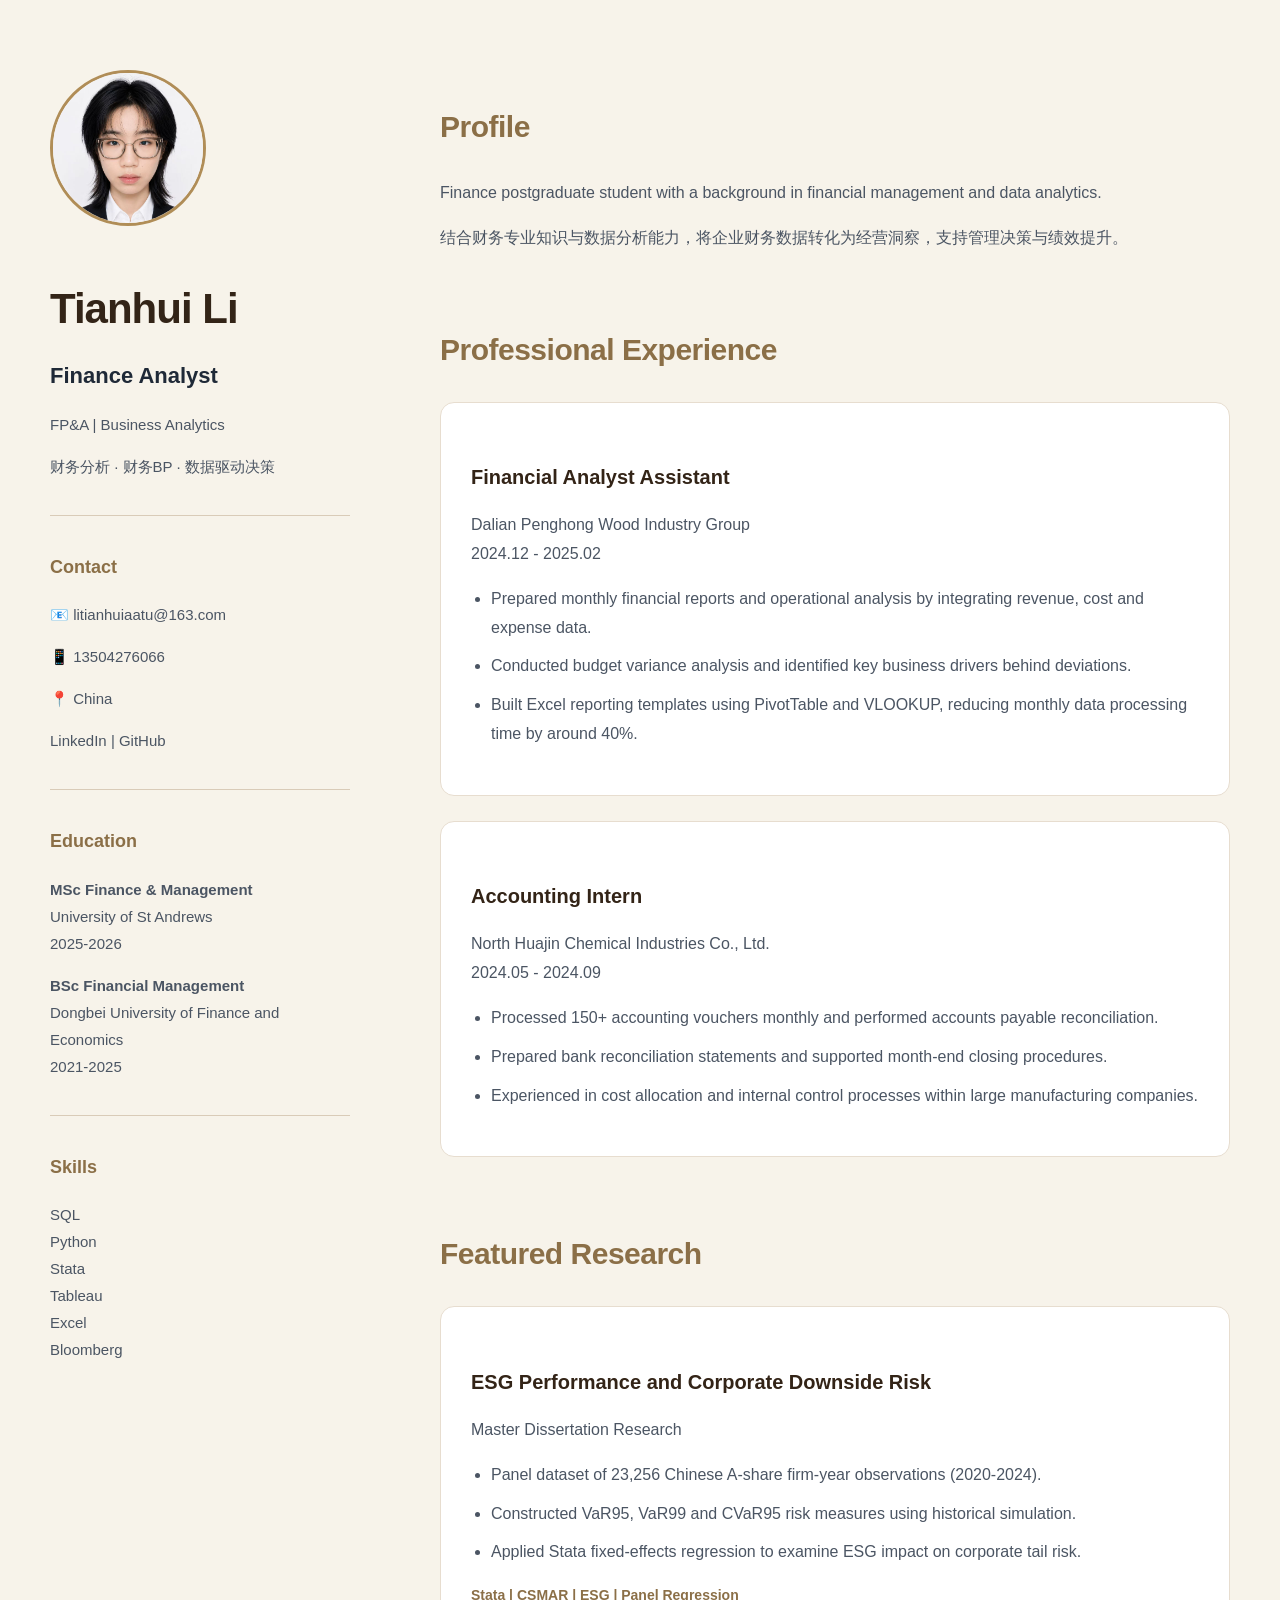
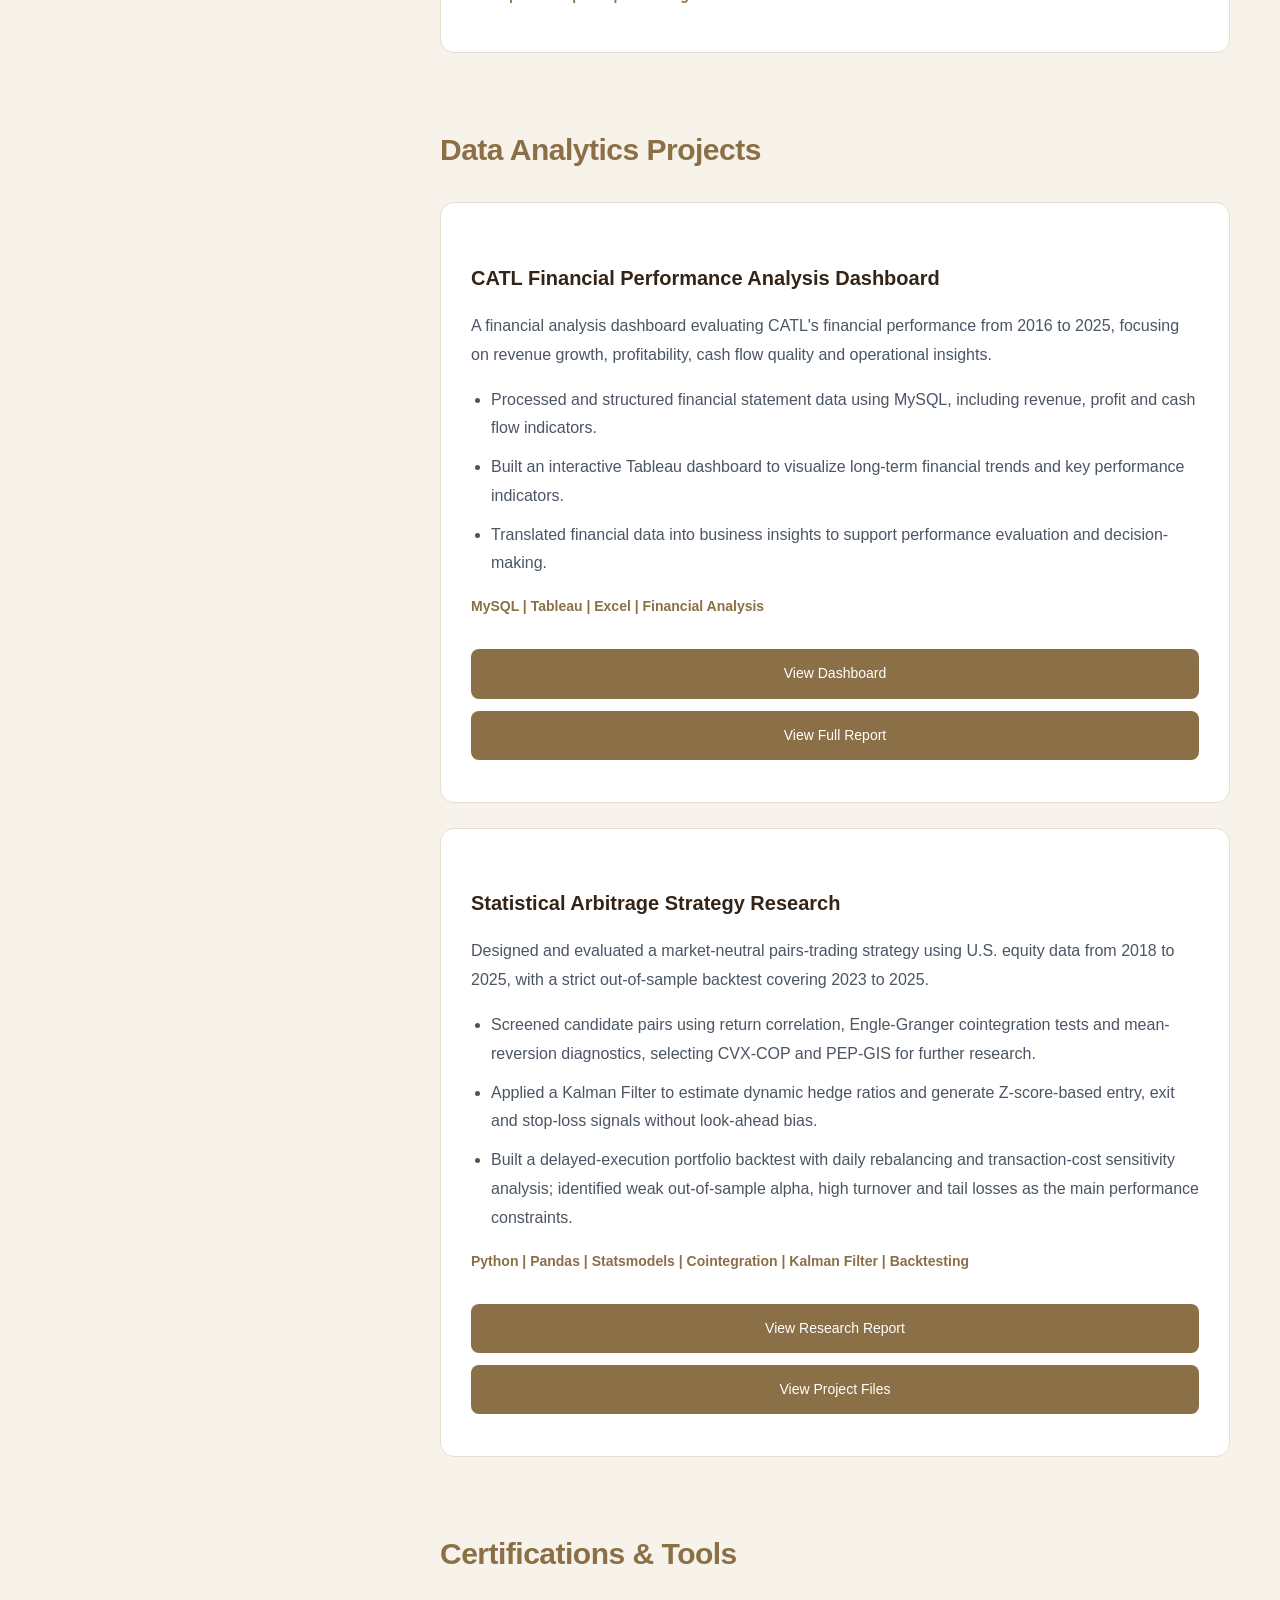
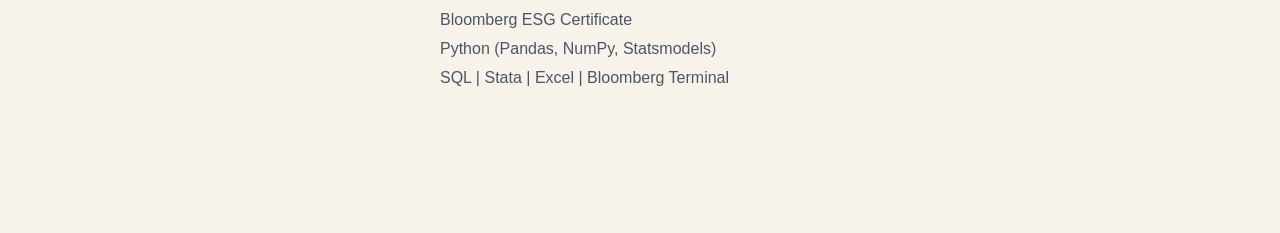
<file: index.html>
<!DOCTYPE html>
<html>
<head>
<title>Tianhui Li | Finance Analyst Portfolio</title>
<link rel="stylesheet" href="style.css">
</head>
<body>
<div class="layout">

<!-- Sidebar -->
<div class="sidebar">
<img src="profile.jpg" class="profile-img">
<h1>Tianhui Li</h1>
<h2>Finance Analyst</h2>
<p class="subtitle">FP&A | Business Analytics</p>
<p>财务分析 · 财务BP · 数据驱动决策</p>
<hr>
<h3>Contact</h3>
<p>📧 litianhuiaatu@163.com</p>
<p>📱 13504276066</p>
<p>📍 China</p>
<p>LinkedIn | GitHub</p>
<hr>
<h3>Education</h3>
<p>
<strong>MSc Finance &amp; Management</strong><br>
University of St Andrews<br>
2025-2026
</p>
<p>
<strong>BSc Financial Management</strong><br>
Dongbei University of Finance and Economics<br>
2021-2025
</p>
<hr>
<h3>Skills</h3>
<p>
SQL<br>
Python<br>
Stata<br>
Tableau<br>
Excel<br>
Bloomberg
</p>
</div>

<!-- Main Content -->
<div class="main-content">
<section>
<h3>Profile</h3>
<p>Finance postgraduate student with a background in financial management and data analytics.</p>
<p>结合财务专业知识与数据分析能力，将企业财务数据转化为经营洞察，支持管理决策与绩效提升。</p>
</section>

<section>
<h3>Professional Experience</h3>
<div class="card">
<h4>Financial Analyst Assistant</h4>
<p>Dalian Penghong Wood Industry Group<br>2024.12 - 2025.02</p>
<ul>
<li>Prepared monthly financial reports and operational analysis by integrating revenue, cost and expense data.</li>
<li>Conducted budget variance analysis and identified key business drivers behind deviations.</li>
<li>Built Excel reporting templates using PivotTable and VLOOKUP, reducing monthly data processing time by around 40%.</li>
</ul>
</div>

<div class="card">
<h4>Accounting Intern</h4>
<p>North Huajin Chemical Industries Co., Ltd.<br>2024.05 - 2024.09</p>
<ul>
<li>Processed 150+ accounting vouchers monthly and performed accounts payable reconciliation.</li>
<li>Prepared bank reconciliation statements and supported month-end closing procedures.</li>
<li>Experienced in cost allocation and internal control processes within large manufacturing companies.</li>
</ul>
</div>
</section>

<section>
<h3>Featured Research</h3>
<div class="card">
<h4>ESG Performance and Corporate Downside Risk</h4>
<p>Master Dissertation Research</p>
<ul>
<li>Panel dataset of 23,256 Chinese A-share firm-year observations (2020-2024).</li>
<li>Constructed VaR95, VaR99 and CVaR95 risk measures using historical simulation.</li>
<li>Applied Stata fixed-effects regression to examine ESG impact on corporate tail risk.</li>
</ul>
<p class="tag">Stata | CSMAR | ESG | Panel Regression</p>
</div>
</section>

<section>
<h3>Data Analytics Projects</h3>
<div class="card">
<h4>CATL Financial Performance Analysis Dashboard</h4>
<p>A financial analysis dashboard evaluating CATL's financial performance from 2016 to 2025, focusing on revenue growth, profitability, cash flow quality and operational insights.</p>
<ul>
<li>Processed and structured financial statement data using MySQL, including revenue, profit and cash flow indicators.</li>
<li>Built an interactive Tableau dashboard to visualize long-term financial trends and key performance indicators.</li>
<li>Translated financial data into business insights to support performance evaluation and decision-making.</li>
</ul>
<p class="tag">MySQL | Tableau | Excel | Financial Analysis</p>
<div class="buttons">
<a class="button" href="Projects/CATL-Financial-Performance-Analysis/%E5%AE%81%E5%BE%B7%E6%97%B6%E4%BB%A3%E6%95%B0%E6%8D%AE%E7%9C%8B%E6%9D%BF.jpg" target="_blank" rel="noopener noreferrer">View Dashboard</a>
<a class="button" href="Projects/CATL-Financial-Performance-Analysis/CATL_Financial_Analysis_Portfolio_2016_2025.pdf" target="_blank" rel="noopener noreferrer">View Full Report</a>
</div>
</div>

<div class="card">
<h4>Statistical Arbitrage Strategy Research</h4>
<p>Designed and evaluated a market-neutral pairs-trading strategy using U.S. equity data from 2018 to 2025, with a strict out-of-sample backtest covering 2023 to 2025.</p>
<ul>
<li>Screened candidate pairs using return correlation, Engle-Granger cointegration tests and mean-reversion diagnostics, selecting CVX-COP and PEP-GIS for further research.</li>
<li>Applied a Kalman Filter to estimate dynamic hedge ratios and generate Z-score-based entry, exit and stop-loss signals without look-ahead bias.</li>
<li>Built a delayed-execution portfolio backtest with daily rebalancing and transaction-cost sensitivity analysis; identified weak out-of-sample alpha, high turnover and tail losses as the main performance constraints.</li>
</ul>
<p class="tag">Python | Pandas | Statsmodels | Cointegration | Kalman Filter | Backtesting</p>
<div class="buttons">
<a class="button" href="Projects/Statistical-Arbitrage-Strategy-Research/report.html" target="_blank" rel="noopener noreferrer">View Research Report</a>
<a class="button" href="https://github.com/Tianhui-61/Tianhui-Portfolio/tree/main/Projects/Statistical-Arbitrage-Strategy-Research" target="_blank" rel="noopener noreferrer">View Project Files</a>
</div>
</div>
</section>

<section>
<h3>Certifications &amp; Tools</h3>
<p>
Bloomberg ESG Certificate<br>
Python (Pandas, NumPy, Statsmodels)<br>
SQL | Stata | Excel | Bloomberg Terminal
</p>
</section>
</div>
</div>
</body>
</html>
</file>
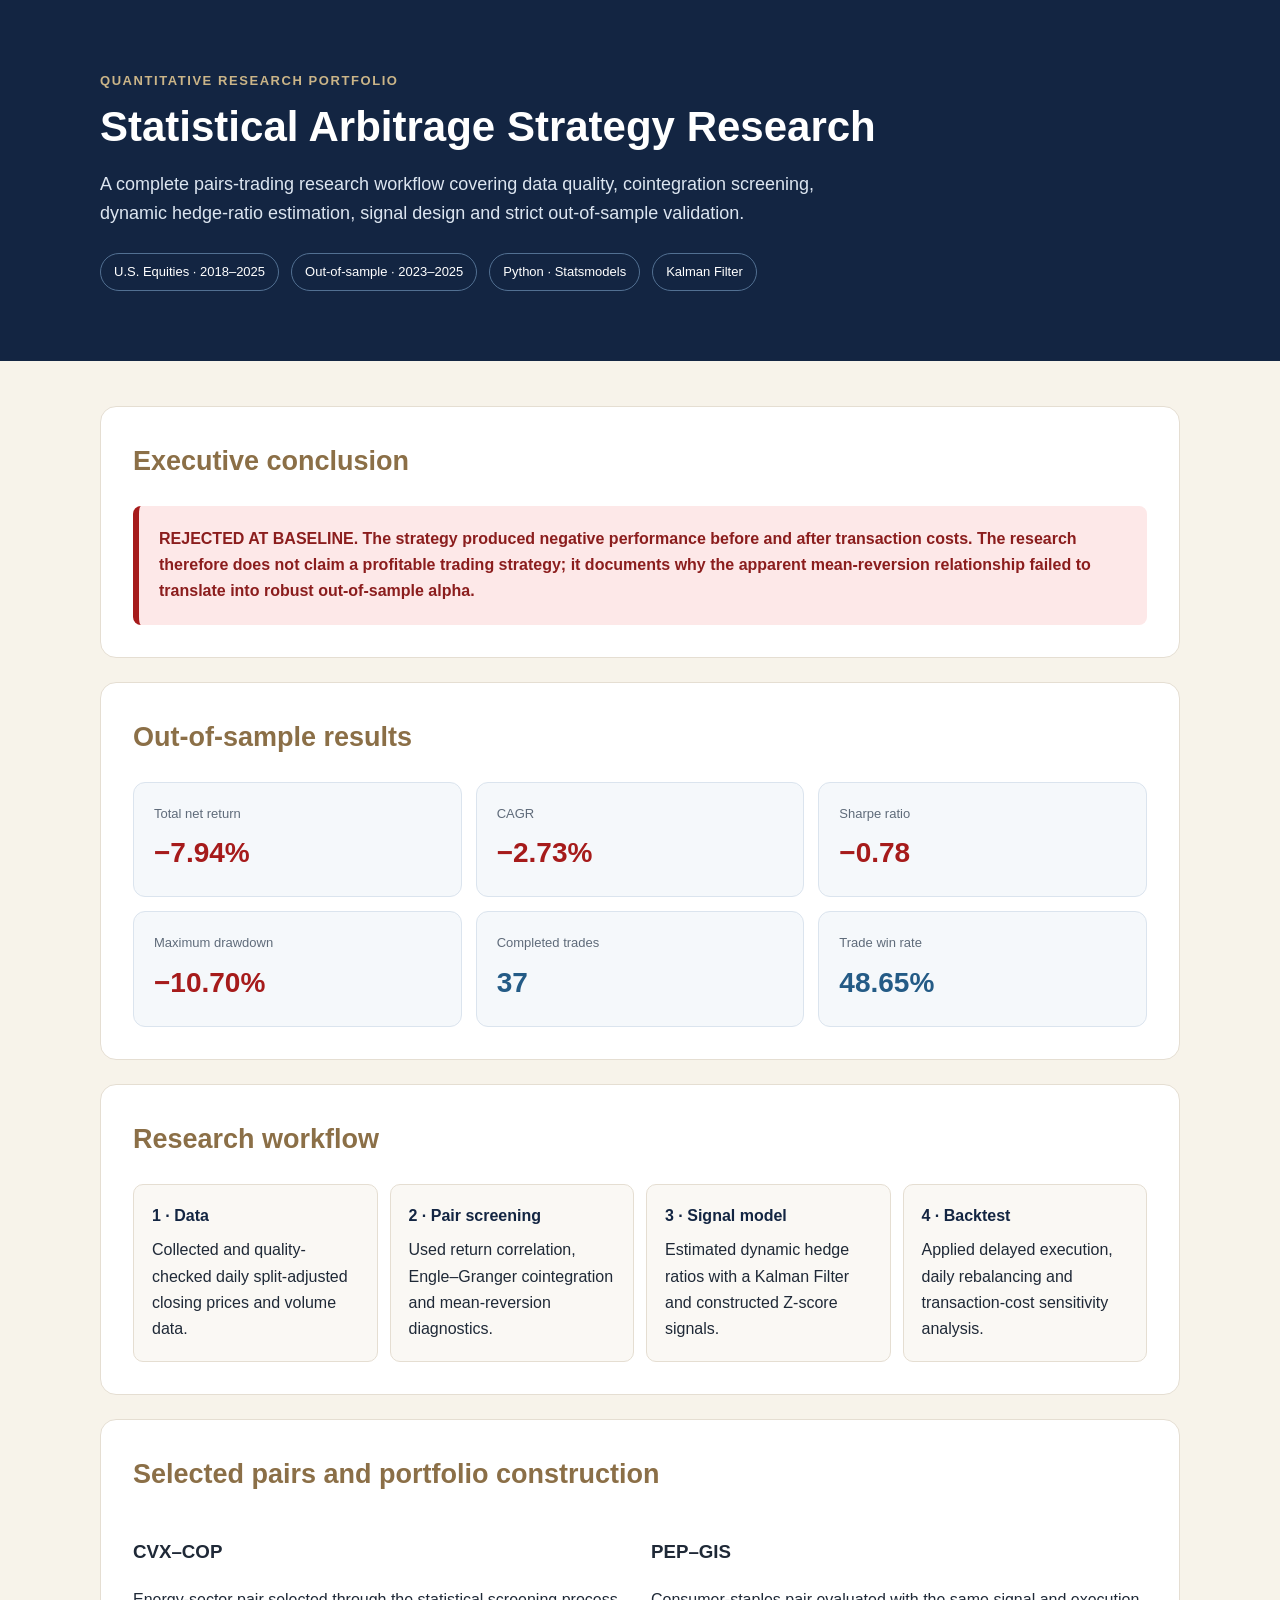
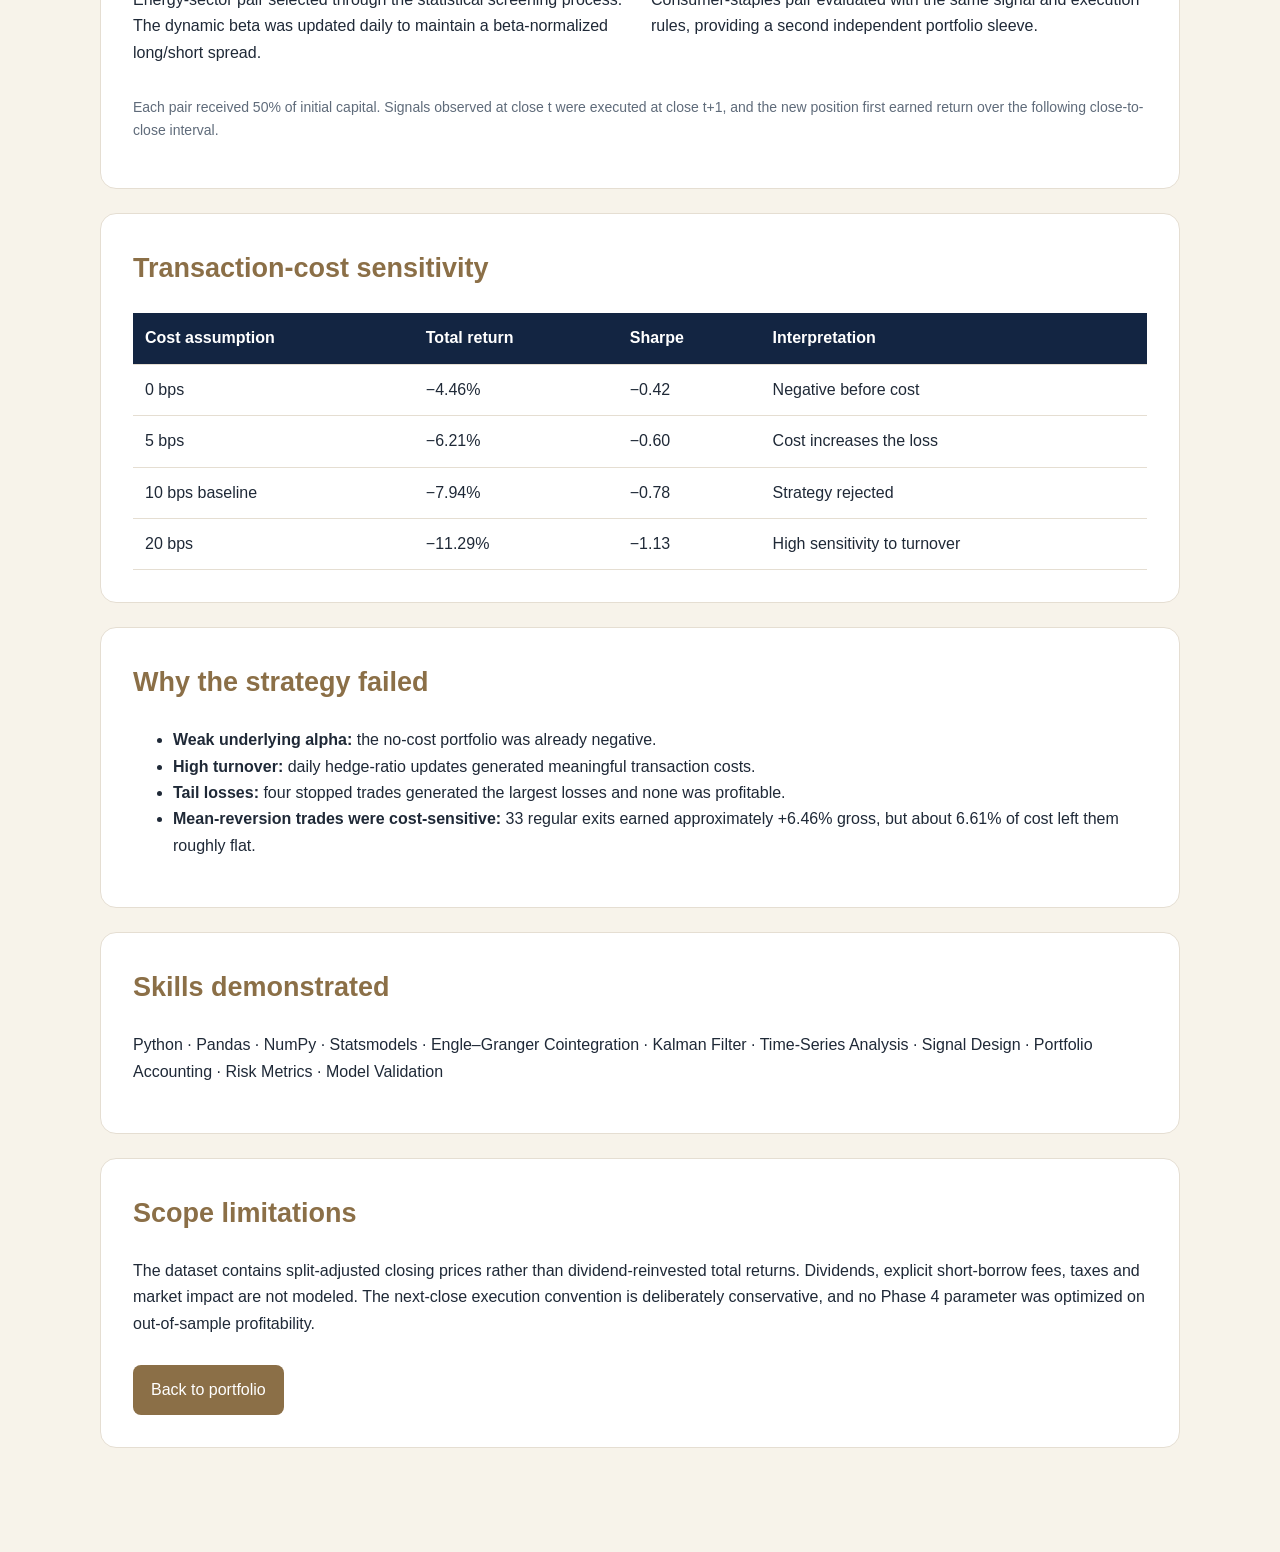
<file: Projects/Statistical-Arbitrage-Strategy-Research/report.html>
<!DOCTYPE html>
<html lang="en">
<head>
<meta charset="UTF-8">
<meta name="viewport" content="width=device-width, initial-scale=1.0">
<title>Statistical Arbitrage Strategy Research | Tianhui Li</title>
<style>
:root{--navy:#132542;--blue:#245b86;--cream:#f7f3ea;--gold:#8b6f47;--text:#1f2937;--muted:#5f6b7a;--red:#a61b1b;--line:#e5ded2}
*{box-sizing:border-box}body{margin:0;background:var(--cream);color:var(--text);font-family:-apple-system,BlinkMacSystemFont,"Segoe UI",Arial,sans-serif;line-height:1.65}.hero{background:var(--navy);color:#fff;padding:70px 24px}.wrap{max-width:1080px;margin:auto}.eyebrow{color:#cbb588;text-transform:uppercase;letter-spacing:.12em;font-size:13px;font-weight:700}.hero h1{font-size:42px;line-height:1.15;margin:12px 0}.hero p{max-width:760px;color:#dce5f0;font-size:18px}.meta{display:flex;gap:12px;flex-wrap:wrap;margin-top:24px}.pill{border:1px solid #527092;border-radius:999px;padding:7px 13px;font-size:13px}.content{padding:45px 24px 80px}.section{background:#fff;border:1px solid var(--line);border-radius:16px;padding:32px;margin-bottom:24px}.section h2{margin-top:0;color:var(--gold);font-size:27px}.metrics{display:grid;grid-template-columns:repeat(3,1fr);gap:14px}.metric{background:#f5f8fb;border:1px solid #dbe4ee;border-radius:12px;padding:20px}.metric .label{color:var(--muted);font-size:13px}.metric .value{font-size:28px;font-weight:750;color:var(--blue);margin-top:6px}.metric.negative .value{color:var(--red)}.verdict{background:#fde8e8;border-left:6px solid var(--red);padding:20px;border-radius:8px;font-weight:650;color:#8b1d1d}.flow{display:grid;grid-template-columns:repeat(4,1fr);gap:12px}.step{padding:18px;background:#faf8f4;border:1px solid var(--line);border-radius:10px}.step strong{display:block;color:var(--navy);margin-bottom:8px}.two{display:grid;grid-template-columns:1fr 1fr;gap:22px}table{width:100%;border-collapse:collapse}th,td{padding:12px;border-bottom:1px solid var(--line);text-align:left}th{background:var(--navy);color:#fff}.note{color:var(--muted);font-size:14px}.back{display:inline-block;margin-top:12px;background:var(--gold);color:#fff;text-decoration:none;padding:12px 18px;border-radius:8px}@media(max-width:760px){.hero h1{font-size:32px}.metrics,.flow,.two{grid-template-columns:1fr}.section{padding:22px}}
</style>
</head>
<body>
<header class="hero"><div class="wrap"><div class="eyebrow">Quantitative Research Portfolio</div><h1>Statistical Arbitrage Strategy Research</h1><p>A complete pairs-trading research workflow covering data quality, cointegration screening, dynamic hedge-ratio estimation, signal design and strict out-of-sample validation.</p><div class="meta"><span class="pill">U.S. Equities · 2018–2025</span><span class="pill">Out-of-sample · 2023–2025</span><span class="pill">Python · Statsmodels</span><span class="pill">Kalman Filter</span></div></div></header>
<main class="content"><div class="wrap">
<section class="section"><h2>Executive conclusion</h2><div class="verdict">REJECTED AT BASELINE. The strategy produced negative performance before and after transaction costs. The research therefore does not claim a profitable trading strategy; it documents why the apparent mean-reversion relationship failed to translate into robust out-of-sample alpha.</div></section>
<section class="section"><h2>Out-of-sample results</h2><div class="metrics"><div class="metric negative"><div class="label">Total net return</div><div class="value">−7.94%</div></div><div class="metric negative"><div class="label">CAGR</div><div class="value">−2.73%</div></div><div class="metric negative"><div class="label">Sharpe ratio</div><div class="value">−0.78</div></div><div class="metric negative"><div class="label">Maximum drawdown</div><div class="value">−10.70%</div></div><div class="metric"><div class="label">Completed trades</div><div class="value">37</div></div><div class="metric"><div class="label">Trade win rate</div><div class="value">48.65%</div></div></div></section>
<section class="section"><h2>Research workflow</h2><div class="flow"><div class="step"><strong>1 · Data</strong>Collected and quality-checked daily split-adjusted closing prices and volume data.</div><div class="step"><strong>2 · Pair screening</strong>Used return correlation, Engle–Granger cointegration and mean-reversion diagnostics.</div><div class="step"><strong>3 · Signal model</strong>Estimated dynamic hedge ratios with a Kalman Filter and constructed Z-score signals.</div><div class="step"><strong>4 · Backtest</strong>Applied delayed execution, daily rebalancing and transaction-cost sensitivity analysis.</div></div></section>
<section class="section"><h2>Selected pairs and portfolio construction</h2><div class="two"><div><h3>CVX–COP</h3><p>Energy-sector pair selected through the statistical screening process. The dynamic beta was updated daily to maintain a beta-normalized long/short spread.</p></div><div><h3>PEP–GIS</h3><p>Consumer-staples pair evaluated with the same signal and execution rules, providing a second independent portfolio sleeve.</p></div></div><p class="note">Each pair received 50% of initial capital. Signals observed at close t were executed at close t+1, and the new position first earned return over the following close-to-close interval.</p></section>
<section class="section"><h2>Transaction-cost sensitivity</h2><table><thead><tr><th>Cost assumption</th><th>Total return</th><th>Sharpe</th><th>Interpretation</th></tr></thead><tbody><tr><td>0 bps</td><td>−4.46%</td><td>−0.42</td><td>Negative before cost</td></tr><tr><td>5 bps</td><td>−6.21%</td><td>−0.60</td><td>Cost increases the loss</td></tr><tr><td>10 bps baseline</td><td>−7.94%</td><td>−0.78</td><td>Strategy rejected</td></tr><tr><td>20 bps</td><td>−11.29%</td><td>−1.13</td><td>High sensitivity to turnover</td></tr></tbody></table></section>
<section class="section"><h2>Why the strategy failed</h2><ul><li><strong>Weak underlying alpha:</strong> the no-cost portfolio was already negative.</li><li><strong>High turnover:</strong> daily hedge-ratio updates generated meaningful transaction costs.</li><li><strong>Tail losses:</strong> four stopped trades generated the largest losses and none was profitable.</li><li><strong>Mean-reversion trades were cost-sensitive:</strong> 33 regular exits earned approximately +6.46% gross, but about 6.61% of cost left them roughly flat.</li></ul></section>
<section class="section"><h2>Skills demonstrated</h2><p>Python · Pandas · NumPy · Statsmodels · Engle–Granger Cointegration · Kalman Filter · Time-Series Analysis · Signal Design · Portfolio Accounting · Risk Metrics · Model Validation</p></section>
<section class="section"><h2>Scope limitations</h2><p>The dataset contains split-adjusted closing prices rather than dividend-reinvested total returns. Dividends, explicit short-borrow fees, taxes and market impact are not modeled. The next-close execution convention is deliberately conservative, and no Phase 4 parameter was optimized on out-of-sample profitability.</p><a class="back" href="../../index.html">Back to portfolio</a></section>
</div></main>
</body>
</html>
</file>
<file: style.css>
/* =========================
   Global Style
========================= */


body {


    font-family:
    -apple-system,
    BlinkMacSystemFont,
    "Segoe UI",
    Arial,
    sans-serif;


    background:#F7F3EA;


    color:#1F2937;


    margin:0;


    line-height:1.8;


}




/* =========================
   Layout
========================= */


.layout {


    max-width:1200px;


    margin:70px auto;


    padding:0 50px;


    display:grid;


    grid-template-columns:300px 1fr;


    gap:90px;


}






/* =========================
   Sidebar
========================= */


.sidebar {


    position:sticky;


    top:50px;


    height:max-content;


}



.profile-img {


    width:150px;


    height:150px;


    object-fit:cover;


    object-position:center 30%;


    border-radius:50%;


    border:3px solid #B08D57;


    margin-bottom:25px;


}



.sidebar h1 {


    font-size:42px;


    color:#332417;


    letter-spacing:-1px;


    margin:10px 0;


}



.sidebar h2 {


    font-size:22px;


    margin:0;


}



.subtitle {


    color:#9A7950;


    font-size:16px;


}



.sidebar h3 {


    font-size:18px;


    color:#8B6F47;


}



.sidebar p {


    font-size:15px;


    color:#4B5563;


}



hr {


    border:none;


    border-top:1px solid #D9CBB8;


    margin:35px 0;


}






/* =========================
   Main Content
========================= */


.main-content section {


    margin-bottom:70px;


}



.main-content h3 {


    font-size:30px;


    color:#8B6F47;


    margin-bottom:25px;


    letter-spacing:-0.5px;


}



.main-content h4 {


    font-size:20px;


    color:#332417;


    margin-bottom:10px;


}



.main-content p {


    font-size:16px;


    color:#4B5563;


}




ul {


    padding-left:20px;


}



li {


    margin-bottom:10px;


    color:#4B5563;


}







/* =========================
   Cards
========================= */


.card {


    background:white;


    padding:30px;


    border-radius:14px;


    border:1px solid #E7DDCF;


    margin-bottom:25px;


    transition:0.3s;


}



.card:hover {


    transform:translateY(-5px);


    box-shadow:
    0 15px 30px rgba(0,0,0,0.08);


}



.tag {


    color:#8B6F47 !important;


    font-size:14px !important;


    font-weight:600;


}







/* =========================
   Buttons
========================= */


.buttons {


    margin-top:30px;


}



.button {


    display:block;


    text-align:center;


    padding:12px;


    margin-bottom:12px;


    background:#8B6F47;


    color:white;


    text-decoration:none;


    border-radius:8px;


    font-size:14px;


}



.button:hover {


    background:#6F5436;


}







/* =========================
   Responsive
========================= */


@media(max-width:900px){


.layout{


    grid-template-columns:1fr;


    padding:0 25px;


}



.sidebar{


    position:relative;


}



}
</file>
